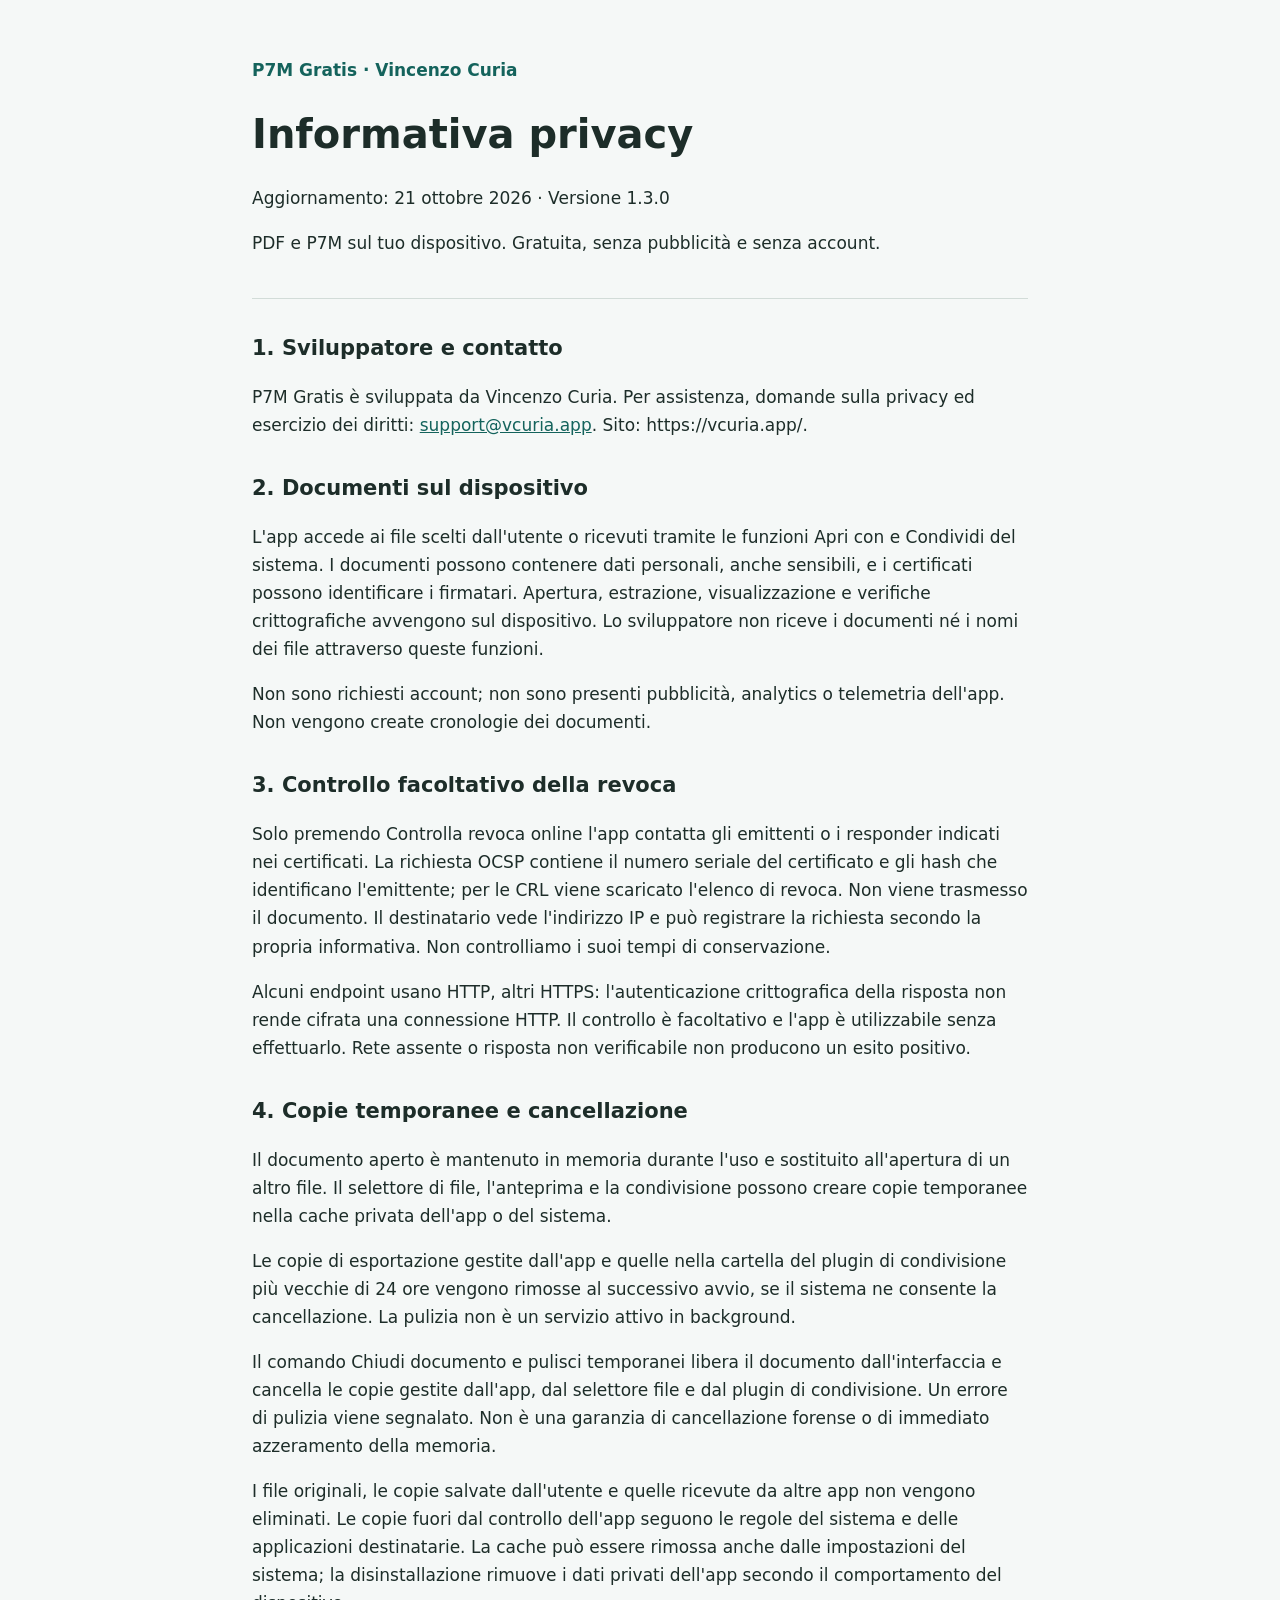
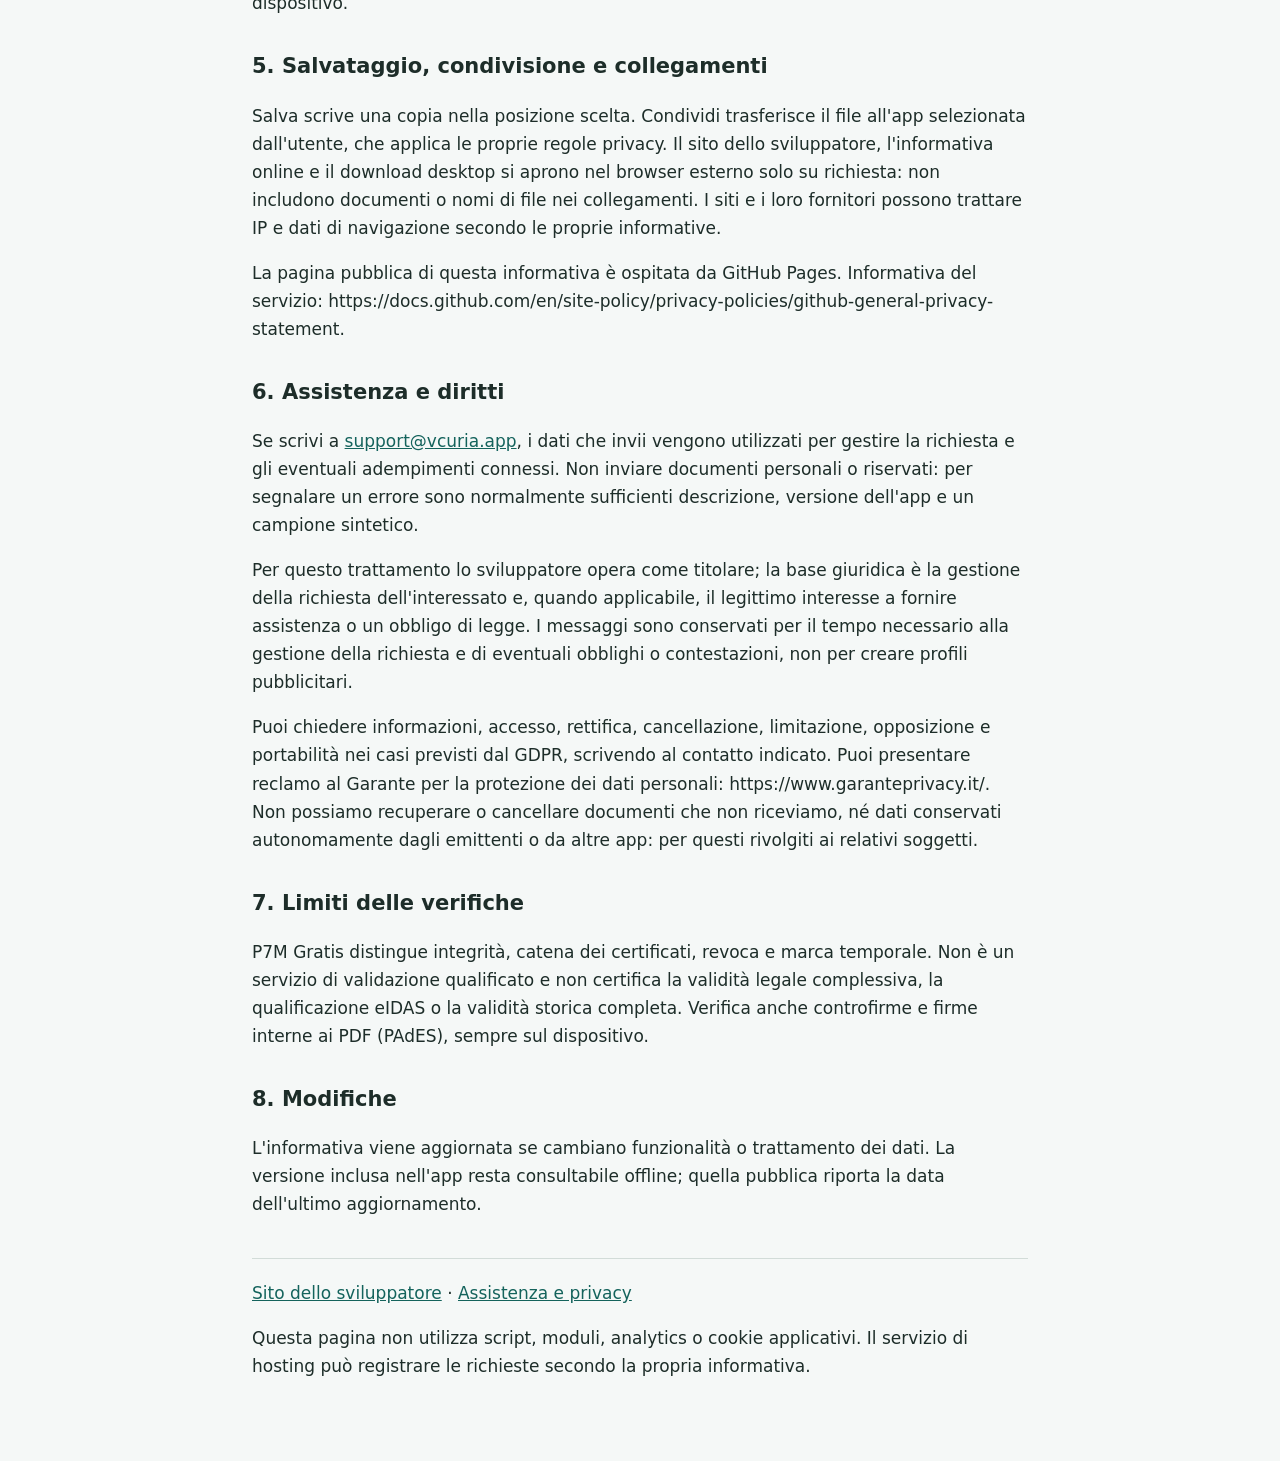
<file: index.html>
<!doctype html><html lang="it"><head><meta charset="utf-8"><meta name="viewport" content="width=device-width,initial-scale=1"><meta name="description" content="Informativa privacy di P7M Gratis: documenti sul dispositivo, revoca facoltativa e copie temporanee."><title>Privacy — P7M Gratis</title><style>:root{color-scheme:light dark}*{box-sizing:border-box}body{margin:0;background:light-dark(#f5f8f7,#111b19);color:light-dark(#1d2d29,#e5efeb);font:17px/1.65 system-ui,sans-serif}main{max-width:820px;margin:auto;padding:32px 22px 64px}header{padding:24px 0;border-bottom:1px solid #718e8544}h1{font-size:clamp(28px,6vw,40px);line-height:1.15}h2{font-size:21px;margin-top:32px}a{color:light-dark(#14635c,#8adbc7);overflow-wrap:anywhere}p{overflow-wrap:anywhere}.brand{font-weight:700;color:light-dark(#14635c,#8adbc7)}footer{margin-top:40px;border-top:1px solid #718e8544;padding-top:20px}</style></head><body><main><header><div class="brand">P7M Gratis · Vincenzo Curia</div><h1>Informativa privacy</h1><p>Aggiornamento: 21 ottobre 2026 · Versione 1.3.0</p><p>PDF e P7M sul tuo dispositivo. Gratuita, senza pubblicità e senza account.</p></header><section><h2>1. Sviluppatore e contatto</h2><p>P7M Gratis è sviluppata da Vincenzo Curia. Per assistenza, domande sulla privacy ed esercizio dei diritti: <a href="mailto:support@vcuria.app">support@vcuria.app</a>. Sito: https://vcuria.app/.</p></section>
<section><h2>2. Documenti sul dispositivo</h2><p>L&#x27;app accede ai file scelti dall&#x27;utente o ricevuti tramite le funzioni Apri con e Condividi del sistema. I documenti possono contenere dati personali, anche sensibili, e i certificati possono identificare i firmatari. Apertura, estrazione, visualizzazione e verifiche crittografiche avvengono sul dispositivo. Lo sviluppatore non riceve i documenti né i nomi dei file attraverso queste funzioni.</p><p>Non sono richiesti account; non sono presenti pubblicità, analytics o telemetria dell&#x27;app. Non vengono create cronologie dei documenti.</p></section>
<section><h2>3. Controllo facoltativo della revoca</h2><p>Solo premendo Controlla revoca online l&#x27;app contatta gli emittenti o i responder indicati nei certificati. La richiesta OCSP contiene il numero seriale del certificato e gli hash che identificano l&#x27;emittente; per le CRL viene scaricato l&#x27;elenco di revoca. Non viene trasmesso il documento. Il destinatario vede l&#x27;indirizzo IP e può registrare la richiesta secondo la propria informativa. Non controlliamo i suoi tempi di conservazione.</p><p>Alcuni endpoint usano HTTP, altri HTTPS: l&#x27;autenticazione crittografica della risposta non rende cifrata una connessione HTTP. Il controllo è facoltativo e l&#x27;app è utilizzabile senza effettuarlo. Rete assente o risposta non verificabile non producono un esito positivo.</p></section>
<section><h2>4. Copie temporanee e cancellazione</h2><p>Il documento aperto è mantenuto in memoria durante l&#x27;uso e sostituito all&#x27;apertura di un altro file. Il selettore di file, l&#x27;anteprima e la condivisione possono creare copie temporanee nella cache privata dell&#x27;app o del sistema.</p><p>Le copie di esportazione gestite dall&#x27;app e quelle nella cartella del plugin di condivisione più vecchie di 24 ore vengono rimosse al successivo avvio, se il sistema ne consente la cancellazione. La pulizia non è un servizio attivo in background.</p><p>Il comando Chiudi documento e pulisci temporanei libera il documento dall&#x27;interfaccia e cancella le copie gestite dall&#x27;app, dal selettore file e dal plugin di condivisione. Un errore di pulizia viene segnalato. Non è una garanzia di cancellazione forense o di immediato azzeramento della memoria.</p><p>I file originali, le copie salvate dall&#x27;utente e quelle ricevute da altre app non vengono eliminati. Le copie fuori dal controllo dell&#x27;app seguono le regole del sistema e delle applicazioni destinatarie. La cache può essere rimossa anche dalle impostazioni del sistema; la disinstallazione rimuove i dati privati dell&#x27;app secondo il comportamento del dispositivo.</p></section>
<section><h2>5. Salvataggio, condivisione e collegamenti</h2><p>Salva scrive una copia nella posizione scelta. Condividi trasferisce il file all&#x27;app selezionata dall&#x27;utente, che applica le proprie regole privacy. Il sito dello sviluppatore, l&#x27;informativa online e il download desktop si aprono nel browser esterno solo su richiesta: non includono documenti o nomi di file nei collegamenti. I siti e i loro fornitori possono trattare IP e dati di navigazione secondo le proprie informative.</p><p>La pagina pubblica di questa informativa è ospitata da GitHub Pages. Informativa del servizio: https://docs.github.com/en/site-policy/privacy-policies/github-general-privacy-statement.</p></section>
<section><h2>6. Assistenza e diritti</h2><p>Se scrivi a <a href="mailto:support@vcuria.app">support@vcuria.app</a>, i dati che invii vengono utilizzati per gestire la richiesta e gli eventuali adempimenti connessi. Non inviare documenti personali o riservati: per segnalare un errore sono normalmente sufficienti descrizione, versione dell&#x27;app e un campione sintetico.</p><p>Per questo trattamento lo sviluppatore opera come titolare; la base giuridica è la gestione della richiesta dell&#x27;interessato e, quando applicabile, il legittimo interesse a fornire assistenza o un obbligo di legge. I messaggi sono conservati per il tempo necessario alla gestione della richiesta e di eventuali obblighi o contestazioni, non per creare profili pubblicitari.</p><p>Puoi chiedere informazioni, accesso, rettifica, cancellazione, limitazione, opposizione e portabilità nei casi previsti dal GDPR, scrivendo al contatto indicato. Puoi presentare reclamo al Garante per la protezione dei dati personali: https://www.garanteprivacy.it/. Non possiamo recuperare o cancellare documenti che non riceviamo, né dati conservati autonomamente dagli emittenti o da altre app: per questi rivolgiti ai relativi soggetti.</p></section>
<section><h2>7. Limiti delle verifiche</h2><p>P7M Gratis distingue integrità, catena dei certificati, revoca e marca temporale. Non è un servizio di validazione qualificato e non certifica la validità legale complessiva, la qualificazione eIDAS o la validità storica completa. Verifica anche controfirme e firme interne ai PDF (PAdES), sempre sul dispositivo.</p></section>
<section><h2>8. Modifiche</h2><p>L&#x27;informativa viene aggiornata se cambiano funzionalità o trattamento dei dati. La versione inclusa nell&#x27;app resta consultabile offline; quella pubblica riporta la data dell&#x27;ultimo aggiornamento.</p><p></p></section><footer><a href="https://vcuria.app/">Sito dello sviluppatore</a> · <a href="mailto:support@vcuria.app">Assistenza e privacy</a><p>Questa pagina non utilizza script, moduli, analytics o cookie applicativi. Il servizio di hosting può registrare le richieste secondo la propria informativa.</p></footer></main></body></html>
</file>
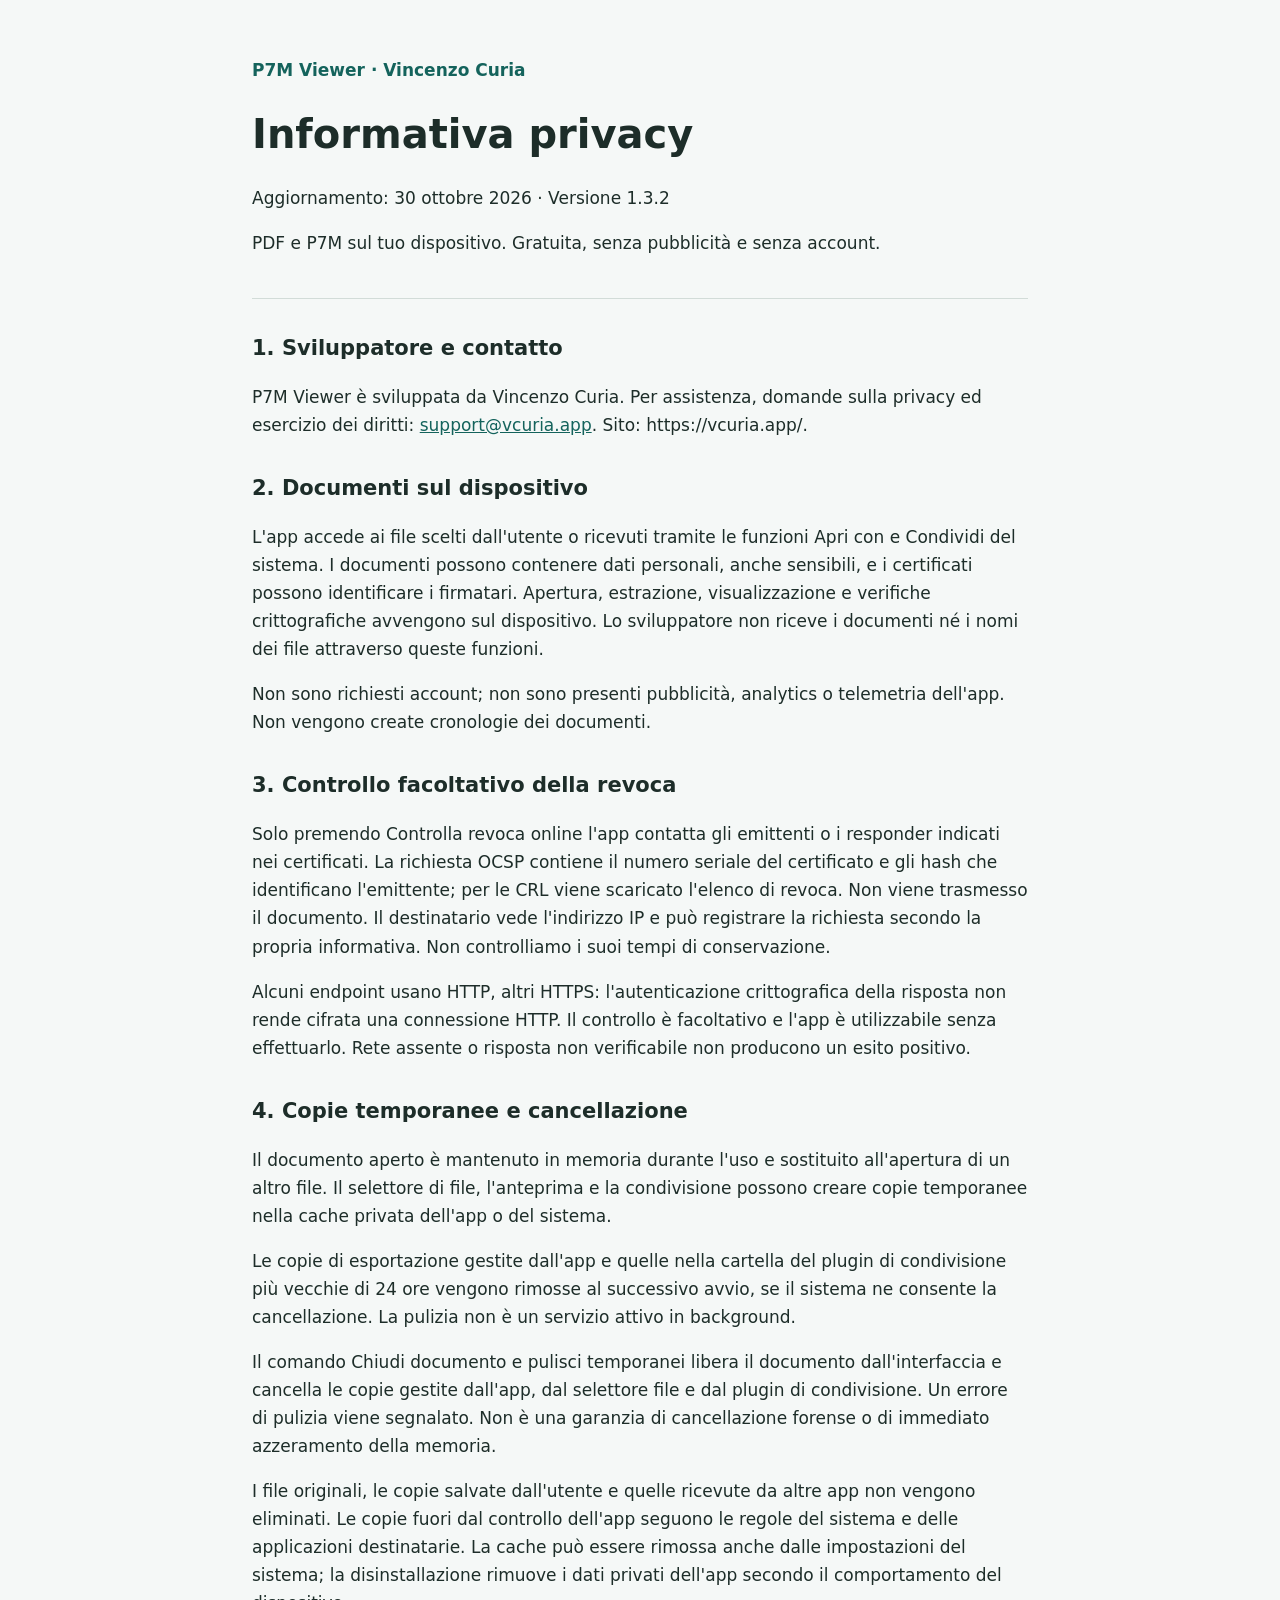
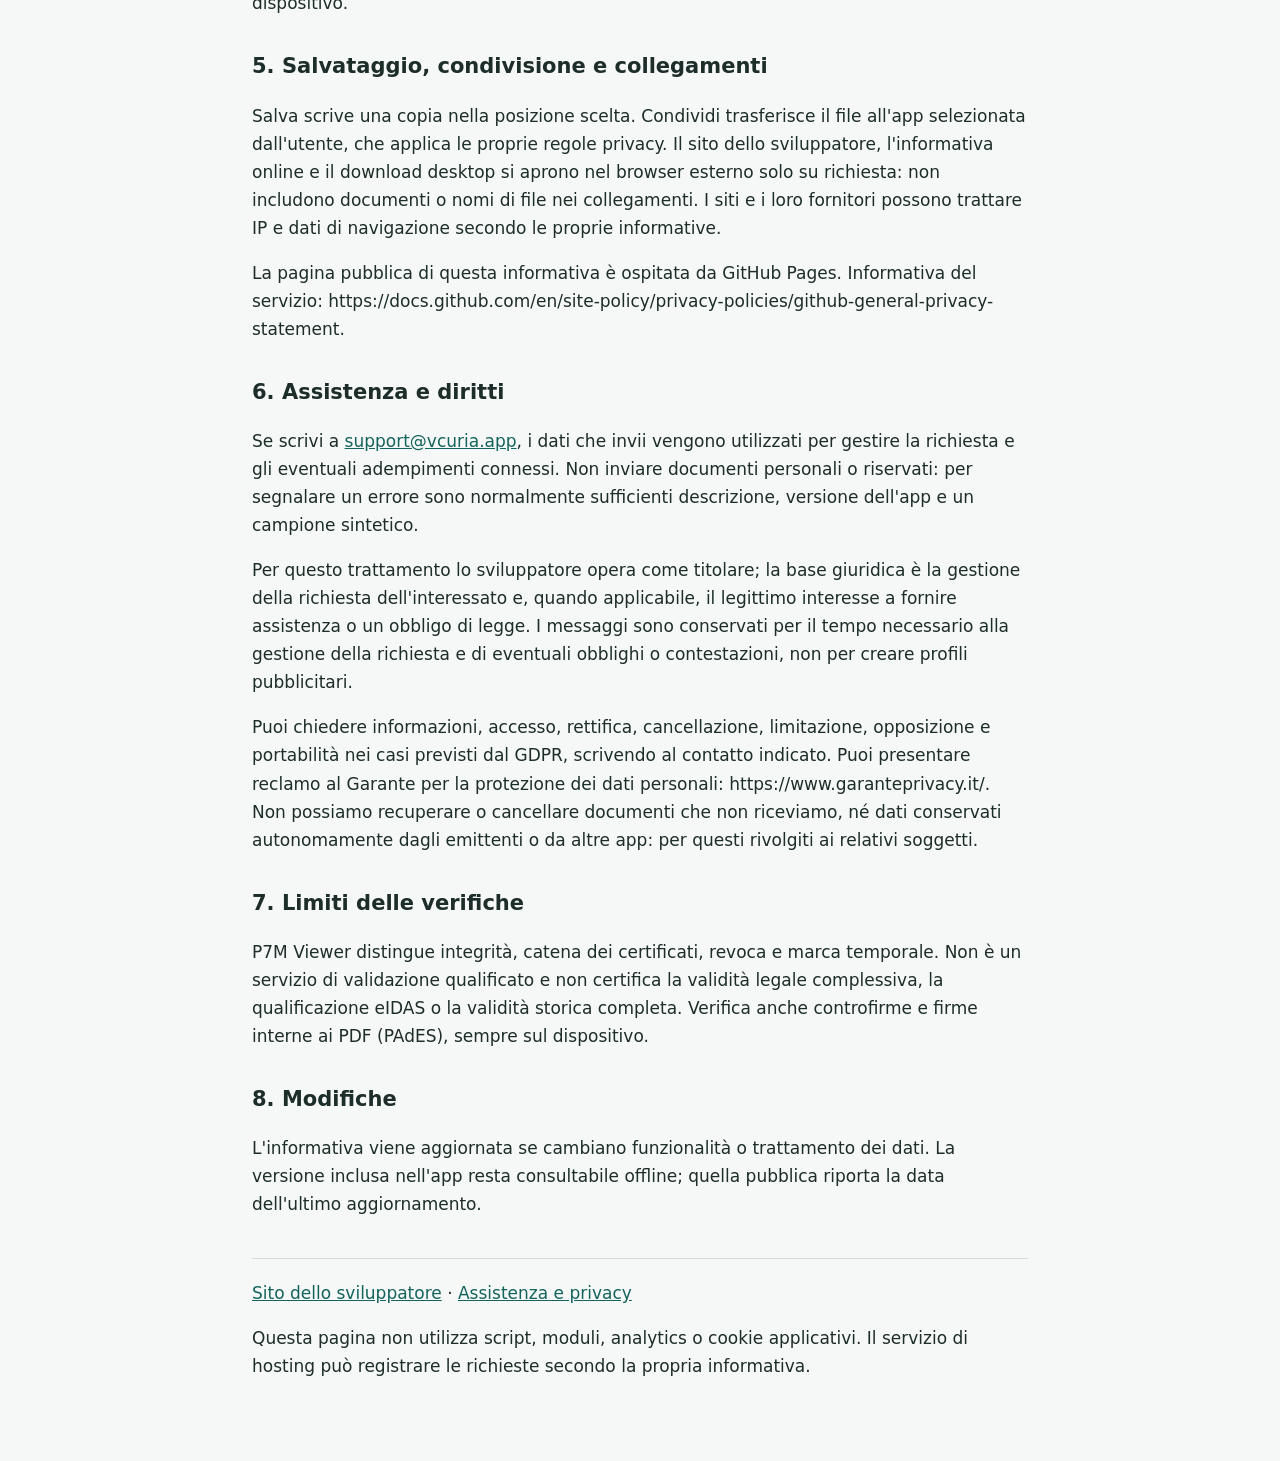
<file: docs/index.html>
<!doctype html><html lang="it"><head><meta charset="utf-8"><meta name="viewport" content="width=device-width,initial-scale=1"><meta name="description" content="Informativa privacy di P7M Viewer: documenti sul dispositivo, revoca facoltativa e copie temporanee."><title>Privacy — P7M Viewer</title><style>:root{color-scheme:light dark}*{box-sizing:border-box}body{margin:0;background:light-dark(#f5f8f7,#111b19);color:light-dark(#1d2d29,#e5efeb);font:17px/1.65 system-ui,sans-serif}main{max-width:820px;margin:auto;padding:32px 22px 64px}header{padding:24px 0;border-bottom:1px solid #718e8544}h1{font-size:clamp(28px,6vw,40px);line-height:1.15}h2{font-size:21px;margin-top:32px}a{color:light-dark(#14635c,#8adbc7);overflow-wrap:anywhere}p{overflow-wrap:anywhere}.brand{font-weight:700;color:light-dark(#14635c,#8adbc7)}footer{margin-top:40px;border-top:1px solid #718e8544;padding-top:20px}</style></head><body><main><header><div class="brand">P7M Viewer · Vincenzo Curia</div><h1>Informativa privacy</h1><p>Aggiornamento: 30 ottobre 2026 · Versione 1.3.2</p><p>PDF e P7M sul tuo dispositivo. Gratuita, senza pubblicità e senza account.</p></header><section><h2>1. Sviluppatore e contatto</h2><p>P7M Viewer è sviluppata da Vincenzo Curia. Per assistenza, domande sulla privacy ed esercizio dei diritti: <a href="mailto:support@vcuria.app">support@vcuria.app</a>. Sito: https://vcuria.app/.</p></section>
<section><h2>2. Documenti sul dispositivo</h2><p>L&#x27;app accede ai file scelti dall&#x27;utente o ricevuti tramite le funzioni Apri con e Condividi del sistema. I documenti possono contenere dati personali, anche sensibili, e i certificati possono identificare i firmatari. Apertura, estrazione, visualizzazione e verifiche crittografiche avvengono sul dispositivo. Lo sviluppatore non riceve i documenti né i nomi dei file attraverso queste funzioni.</p><p>Non sono richiesti account; non sono presenti pubblicità, analytics o telemetria dell&#x27;app. Non vengono create cronologie dei documenti.</p></section>
<section><h2>3. Controllo facoltativo della revoca</h2><p>Solo premendo Controlla revoca online l&#x27;app contatta gli emittenti o i responder indicati nei certificati. La richiesta OCSP contiene il numero seriale del certificato e gli hash che identificano l&#x27;emittente; per le CRL viene scaricato l&#x27;elenco di revoca. Non viene trasmesso il documento. Il destinatario vede l&#x27;indirizzo IP e può registrare la richiesta secondo la propria informativa. Non controlliamo i suoi tempi di conservazione.</p><p>Alcuni endpoint usano HTTP, altri HTTPS: l&#x27;autenticazione crittografica della risposta non rende cifrata una connessione HTTP. Il controllo è facoltativo e l&#x27;app è utilizzabile senza effettuarlo. Rete assente o risposta non verificabile non producono un esito positivo.</p></section>
<section><h2>4. Copie temporanee e cancellazione</h2><p>Il documento aperto è mantenuto in memoria durante l&#x27;uso e sostituito all&#x27;apertura di un altro file. Il selettore di file, l&#x27;anteprima e la condivisione possono creare copie temporanee nella cache privata dell&#x27;app o del sistema.</p><p>Le copie di esportazione gestite dall&#x27;app e quelle nella cartella del plugin di condivisione più vecchie di 24 ore vengono rimosse al successivo avvio, se il sistema ne consente la cancellazione. La pulizia non è un servizio attivo in background.</p><p>Il comando Chiudi documento e pulisci temporanei libera il documento dall&#x27;interfaccia e cancella le copie gestite dall&#x27;app, dal selettore file e dal plugin di condivisione. Un errore di pulizia viene segnalato. Non è una garanzia di cancellazione forense o di immediato azzeramento della memoria.</p><p>I file originali, le copie salvate dall&#x27;utente e quelle ricevute da altre app non vengono eliminati. Le copie fuori dal controllo dell&#x27;app seguono le regole del sistema e delle applicazioni destinatarie. La cache può essere rimossa anche dalle impostazioni del sistema; la disinstallazione rimuove i dati privati dell&#x27;app secondo il comportamento del dispositivo.</p></section>
<section><h2>5. Salvataggio, condivisione e collegamenti</h2><p>Salva scrive una copia nella posizione scelta. Condividi trasferisce il file all&#x27;app selezionata dall&#x27;utente, che applica le proprie regole privacy. Il sito dello sviluppatore, l&#x27;informativa online e il download desktop si aprono nel browser esterno solo su richiesta: non includono documenti o nomi di file nei collegamenti. I siti e i loro fornitori possono trattare IP e dati di navigazione secondo le proprie informative.</p><p>La pagina pubblica di questa informativa è ospitata da GitHub Pages. Informativa del servizio: https://docs.github.com/en/site-policy/privacy-policies/github-general-privacy-statement.</p></section>
<section><h2>6. Assistenza e diritti</h2><p>Se scrivi a <a href="mailto:support@vcuria.app">support@vcuria.app</a>, i dati che invii vengono utilizzati per gestire la richiesta e gli eventuali adempimenti connessi. Non inviare documenti personali o riservati: per segnalare un errore sono normalmente sufficienti descrizione, versione dell&#x27;app e un campione sintetico.</p><p>Per questo trattamento lo sviluppatore opera come titolare; la base giuridica è la gestione della richiesta dell&#x27;interessato e, quando applicabile, il legittimo interesse a fornire assistenza o un obbligo di legge. I messaggi sono conservati per il tempo necessario alla gestione della richiesta e di eventuali obblighi o contestazioni, non per creare profili pubblicitari.</p><p>Puoi chiedere informazioni, accesso, rettifica, cancellazione, limitazione, opposizione e portabilità nei casi previsti dal GDPR, scrivendo al contatto indicato. Puoi presentare reclamo al Garante per la protezione dei dati personali: https://www.garanteprivacy.it/. Non possiamo recuperare o cancellare documenti che non riceviamo, né dati conservati autonomamente dagli emittenti o da altre app: per questi rivolgiti ai relativi soggetti.</p></section>
<section><h2>7. Limiti delle verifiche</h2><p>P7M Viewer distingue integrità, catena dei certificati, revoca e marca temporale. Non è un servizio di validazione qualificato e non certifica la validità legale complessiva, la qualificazione eIDAS o la validità storica completa. Verifica anche controfirme e firme interne ai PDF (PAdES), sempre sul dispositivo.</p></section>
<section><h2>8. Modifiche</h2><p>L&#x27;informativa viene aggiornata se cambiano funzionalità o trattamento dei dati. La versione inclusa nell&#x27;app resta consultabile offline; quella pubblica riporta la data dell&#x27;ultimo aggiornamento.</p><p></p></section><footer><a href="https://vcuria.app/">Sito dello sviluppatore</a> · <a href="mailto:support@vcuria.app">Assistenza e privacy</a><p>Questa pagina non utilizza script, moduli, analytics o cookie applicativi. Il servizio di hosting può registrare le richieste secondo la propria informativa.</p></footer></main></body></html>
</file>
